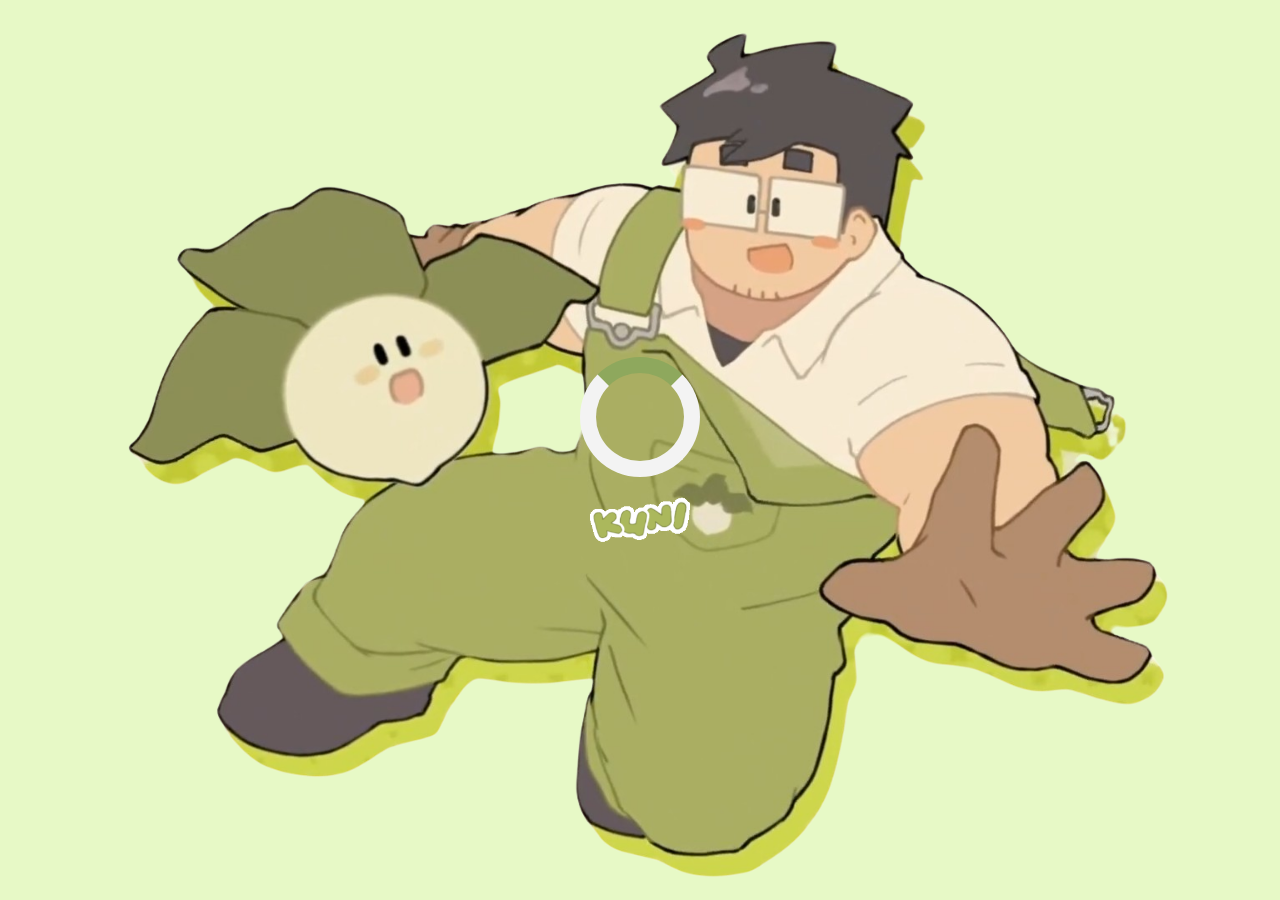
<file: index.html>
<!DOCTYPE html>
<html lang="en">
<head>
    <meta charset="UTF-8">
    <meta name="viewport" content="width=device-width, initial-scale=1.0">
    <link rel="icon" href="Assets/Images/KuniChibi1.png" type="image/png">
    <link rel="stylesheet" href="Assets/CSS/index.css">
    <title>Home</title>
</head>
<body>
    <div id="loading-screen">
        <div class="loader"></div>
        <img src="Assets/Images/Kuni2.gif" alt="Loading..." class="loading-image">
    </div>

    <header>
        <div class="logo-container">
            <a href="index.html"><img src="Assets/Images/Kuni2.gif" alt="Kuni Logo"></a>
        </div>
        <nav class="right-nav">
            <ul>
                <li><a href="index.html">Home</a></li>
                <li><a href="About.html">About</a></li>
                <li><a href="Uploads.html">Uploads</a></li>
                <li><a href="Service.html">Support me!</a></li>
            </ul>
        </nav>
    </header>
    <div class="page-container">
        <!-- Existing content -->
        <div class="intro-container">
            <div class="image-wrapper">
                <img src="Assets/Images/KuniRock2.gif" alt="Left Image" class="side-image left-image">
                <img src="Assets/Images/KuniChibi1.png" alt="Description of Image" class="intro-image">
                <img src="Assets/Images/KuniRock.png" alt="Right Image" class="side-image right-image">
            </div>

            <img src="Assets/Images/Kuni2.gif" alt="Description of GIF" class="intro-gif">

            <!-- Text content to be animated -->
            <div class="intro-text fade-in">
                <p>Hello! I am a Freelance Artist from the Philippines!</p>
                <p>I enjoy streaming art and games!
                    My commissions are <a href="https://kuniart.carrd.co/#commissions" style="color: #607942; "><b>OPEN</b></a> and I'm always available for big, fun projects! 
                    Just e-mail me at kunnyart@gmail.com</p>
            </div>

            <div class="icon-wrapper">
                <a href="https://x.com/kuniart_" target="_blank">
                    <img src="Assets/Images/twitter.png" alt="Twitter Icon" class="icon twitter-icon">
                </a>
                <a href="https://youtube.com/@kuniart_" target="_blank">
                    <img src="Assets/Images/youtube.png" alt="YouTube Icon" class="icon youtube-icon">
                </a>
                <a href="https://discord.gg/UdtQXqJquj" target="_blank">
                    <img src="Assets/Images/discord.png" alt="Discord Icon" class="icon discord-icon">
                </a>
            </div>
            <center><pre style="color: #accb86;" class="shoutout">(Made by Sebbie)</pre></center>
        </div>
    </div>
    <script src="Assets/JS/script.js"></script>
</body>
</html>
</file>
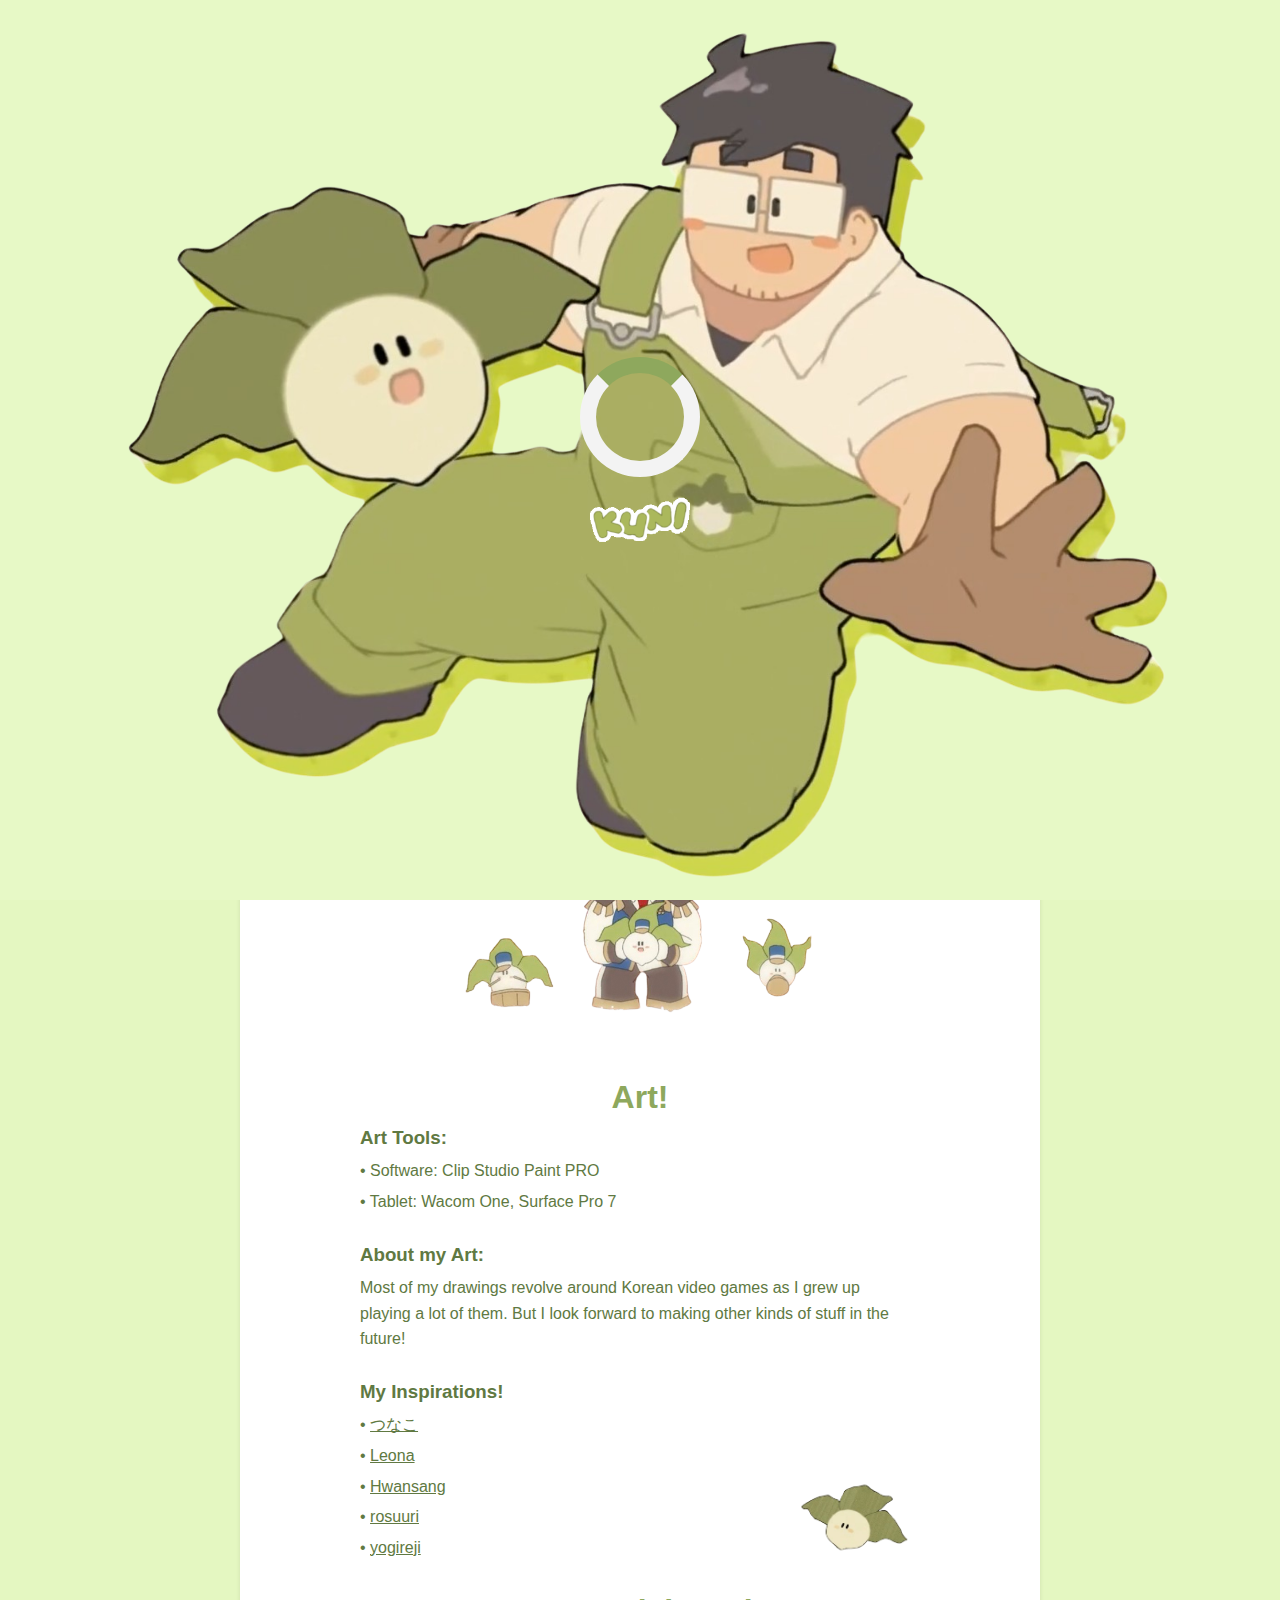
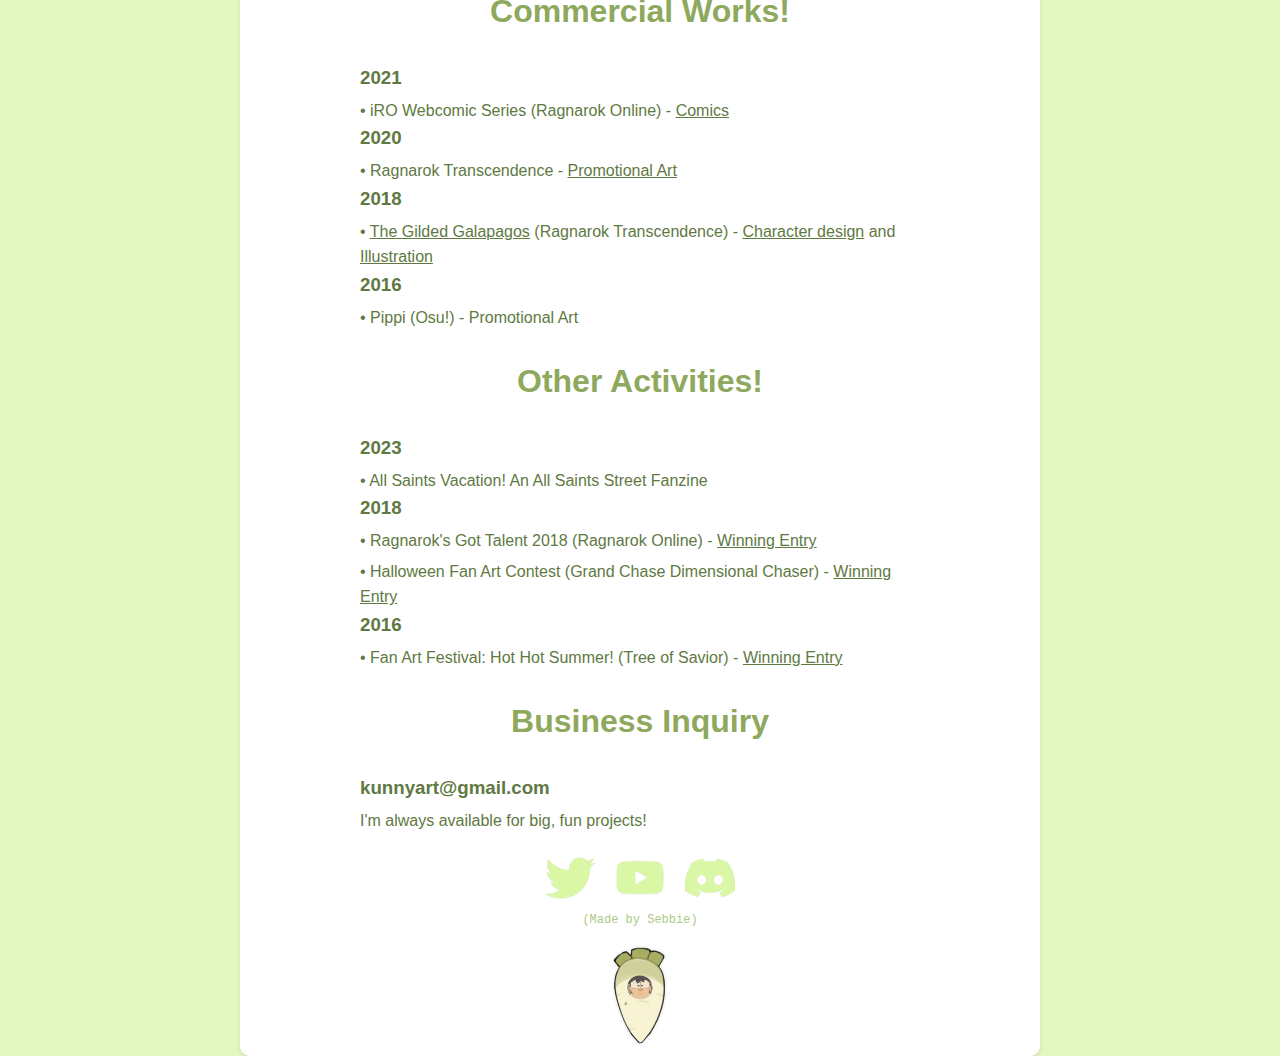
<file: About.html>
<!DOCTYPE html>
<html lang="en">
<head>
    <meta charset="UTF-8">
    <meta name="viewport" content="width=device-width, initial-scale=1.0">
    <link rel="icon" href="Assets/Images/KuniChibi1.png" type="image/png">
    <link rel="stylesheet" href="Assets/CSS/About.css">
    <title>About Me!</title>
</head>
<body>
    <div id="loading-screen">
        <div class="loader"></div>
        <img src="Assets/Images/Kuni2.gif" alt="Loading..." class="loading-image">
    </div>
    <header>
        <div class="logo-container">
            <h1><a href="index.html"><img src="Assets/Images/Kuni2.gif" alt="Kuni Logo"></a></h1>
        </div>
        <nav class="right-nav">
            <ul>
                <li><a href="index.html">Home</a></li>
                <li><a href="About.html">About</a></li>
                <li><a href="Uploads.html">Uploads</a></li>
                <li><a href="https://ko-fi.com/kuniart/tiers">Support me!</a></li>
            </ul>
        </nav>
    </header>
    <div class="page-container fade-in">
        <!-- New page content -->
        <div class="intro-container">
            <!-- Existing image and GIF content -->
            <div class="image-wrapper">
                <img src="Assets/Images/KuniRock2.gif" alt="Left Image" class="side-image left-image">
                <img src="Assets/Images/KuniWave.png" alt="Description of Image" class="intro-image">
                <img src="Assets/Images/KuniRock.png" alt="Right Image" class="side-image right-image">
            </div>

            <img src="Assets/Images/Kuni2.gif" alt="Description of GIF" class="intro-gif">

            <!-- New text content to be revealed -->
            <div class="intro-text">
                <h1>Bello!</h1>
                <p>I'm Kuni, and I'm a friend-shaped farmer Vtuber, harvesting smiles and joy!</p>
                <!-- Add more content as needed -->
            </div>
<br>
            <div class="art-text">
                <h3>About Me!</h3>
                <p>• Name: <b>Kuni</b></p>
                <p>• Age: <b>I forgor</b></p>
                <p>• Birthday: <b>May 14</b></p>
                <img src="Assets/Images/KuniDoodle.png" alt="Description of Image" class="aligned-image">
                <p>• Height: also forgor?? Maaaybe about <b>17 potatoes tall...</b></p>
                <p>• Language: <b>English, Tagalog (Lumaki po sya sa farm)</b></p>
                <p>• Emoji: 🌱</p>
                <p>• Fan Name: <b>Turnips</b> 🌱</p>
                <p>• Tags: <b>#FarmsteadFrolics</b>, <b>#FarmsteadArt</b>, and <b>#KUNIjams</b></p>
            </div>

            <div class="image-wrapper">
                <img src="Assets/Images/KuniTurnips2.png" alt="Description of Image" class="intro-turnip">
            </div>
<br>
            <div class="intro-text">
                <h1>Art!</h1>
            </div>

            <div class="art-text">
                <h3>Art Tools:</h3>
                <p>• Software: Clip Studio Paint PRO</p>
                <p>• Tablet: Wacom One, Surface Pro 7</p>
                <br>
                <h3>About my Art:</h3>
                <p>Most of my drawings revolve around Korean video games as I grew up playing a lot of them. But I look forward to making other kinds of stuff in the future!</p>
                <br>
                <h3>My Inspirations!</h3>
                <p>• <a href="https://www.tunamayoza.com" style="color: #607942;">つなこ</a></p>
                <p>• <a href="http://leona.egloos.com/" style="color: #607942;">Leona</a></p>
                <img src="Assets/Images/Turnip.png" alt="Description of Image" class="aligned-image">
                <p>• <a href="https://twitter.com/hwansang12/media" style="color: #607942;">Hwansang</a></p>
                <p>• <a href="https://www.rosuuri.com/" style="color: #607942;">rosuuri</a></p>
                <p>• <a href="https://yogireji.carrd.co/" style="color: #607942;">yogireji</a></p>
            </div>
<br>
            <div class="intro-text">
                <h1>Commercial Works!</h1>
            </div>
<br>
            <div class="art-text">
                <h3>2021</h3>
                <p>• iRO Webcomic Series (Ragnarok Online) - <a href="https://www.facebook.com/playragnarok/photos/a.444172314730/10159376156669731/" style="color: #607942;">Comics</a></p>
                <h3>2020</h3>
                <p>• Ragnarok Transcendence - <a href="https://kunnyart.carrd.co/assets/images/gallery01/527377ae.jpg" style="color: #607942;">Promotional Art</a></p>
                <h3>2018</h3>
                <p>• <a href="http://renewal.playragnarok.com/news/updatedetail.aspx?id=308" style="color: #607942">The Gilded Galapagos</a> (Ragnarok Transcendence) - 
                    <a href="https://kunnyart.carrd.co/assets/images/gallery01/77f89db3.jpg" style="color: #607942;">Character design</a> and 
                <a href="https://kunnyart.carrd.co/assets/images/gallery01/0a222079.jpg" Style="color: #607942">Illustration</a></p>
                <h3>2016</h3>
                <p>• Pippi (Osu!) - Promotional Art</p>
            </div>
<br>
            <div class="intro-text">
                <h1>Other Activities!</h1>
            </div>
<br>
            <div class="art-text">
                <h3>2023</h3>
                <p>• All Saints Vacation! An All Saints Street Fanzine</p>
                <h3>2018</h3>
                <p>• Ragnarok's Got Talent 2018 (Ragnarok Online) - <a href="https://kunnyart.carrd.co/assets/images/gallery01/8c6ac95c.jpg" style="color: #607942;">Winning Entry</a></p>
                <p>• Halloween Fan Art Contest (Grand Chase Dimensional Chaser) - <a href="https://kunnyart.carrd.co/assets/images/gallery01/9d31d745.jpg" style="color: #607942;">Winning Entry</a></p>
                <h3>2016</h3>
                <p>• Fan Art Festival: Hot Hot Summer! (Tree of Savior) - <a href="https://kunnyart.carrd.co/assets/images/gallery01/2b13cfb9.jpg" style="color: #607942;">Winning Entry</a></p>
            </div>
<br>
            <div class="intro-text">
                <h1>Business Inquiry</h1>
            </div>
<br>
            <div class="art-text">
                <h3>kunnyart@gmail.com</h3>
                <p>I'm always available for big, fun projects!</p>
                </div>

            <div class="icon-wrapper">
                <a href="https://x.com/kuniart_" target="_blank">
                    <img src="Assets/Images/twitter.png" alt="Twitter Icon" class="icon twitter-icon">
                </a>
                <a href="https://youtube.com/@kuniart_" target="_blank">
                    <img src="Assets/Images/youtube.png" alt="YouTube Icon" class="icon youtube-icon">
                </a>
                <a href="https://discord.gg/UdtQXqJquj" target="_blank">
                    <img src="Assets/Images/discord.png" alt="Discord Icon" class="icon discord-icon">
                </a>
            </div>
            <center><pre style="color: #accb86;" class="shoutout">(Made by Sebbie)</pre></center>
            <br>
            <img src="Assets/Images/KuniSpaceShip.png" alt="Click to Scroll Up" id="drift-image">
        </div>
    </div>
    <script src="Assets/JS/script.js"></script>
    <script src="Assets/JS/spaceship.js"></script>
</body>
</html>
</file>
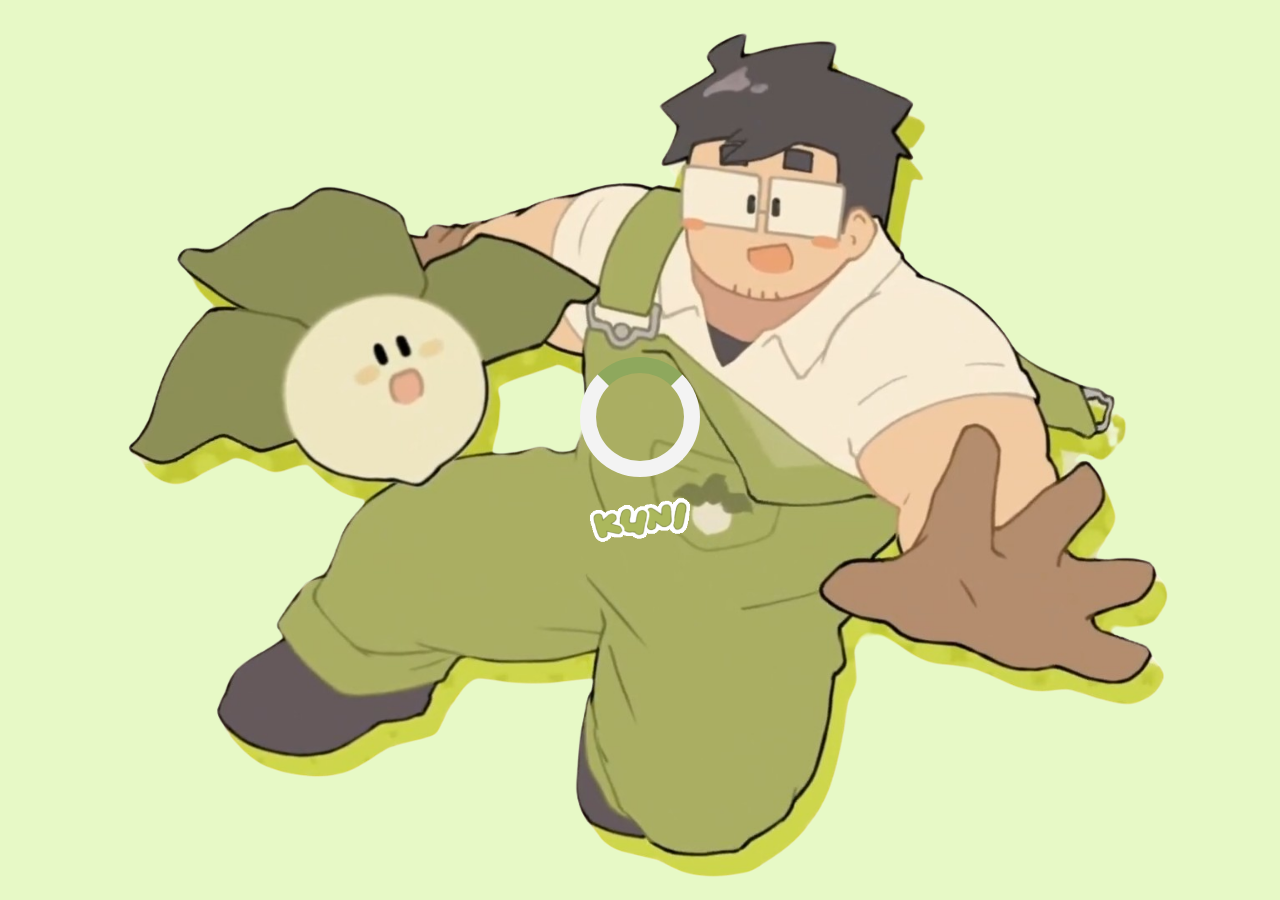
<file: Commission.html>
<!DOCTYPE html>
<html lang="en">
<head>
    <meta charset="UTF-8">
    <meta name="viewport" content="width=device-width, initial-scale=1.0">
    <link rel="icon" href="Assets/Images/KuniChibi1.png" type="image/png">
    <link rel="stylesheet" href="Assets/CSS/About.css">
    <title>Commission</title>
</head>
<body>
    <div id="loading-screen">
        <div class="loader"></div>
        <img src="Assets/Images/Kuni2.gif" alt="Loading..." class="loading-image">
    </div>
    
    <header>
        <div class="logo-container">
            <h1><a href="index.html"><img src="Assets/Images/Kuni2.gif" alt="Kuni Logo"></a></h1>
        </div>
        <nav class="right-nav">
            <ul>
                <li><a href="index.html">Home</a></li>
                <li><a href="About.html">About</a></li>
                <li><a href="Uploads.html">Uploads</a></li>
                <li><a href="Portfolio.html">Portfolio</a></li>
                <li><a href="Commission.html">Commission</a></li>
                <li><a href="https://ko-fi.com/kuniart/tiers">Support me!</a></li>
            </ul>
        </nav>
    </header>

    <div class="page-container fade-in">
        <!-- New page content -->
        <div class="intro-container">
            <!-- Existing image and GIF content -->
            <div class="image-wrapper">
                <img src="Assets/Images/KuniRock2.gif" alt="Left Image" class="side-image left-image">
                <img src="Assets/Images/KuniChibi1.png" alt="Description of Image" class="intro-image">
                <img src="Assets/Images/KuniRock.png" alt="Right Image" class="side-image right-image">
            </div>

            <img src="Assets/Images/Kuni2.gif" alt="Description of GIF" class="intro-gif">

            <!-- New text content to be revealed -->
            <div class="intro-text">
                <h1>Commission Rates!</h1>
                <p>My Commissions are: OPEN!</p>
                <!-- Add more content as needed -->
            </div>
            
            <div class="icon-wrapper">
                <a href="https://x.com/kuniart_" target="_blank">
                    <img src="Assets/Images/twitter.png" alt="Twitter Icon" class="icon twitter-icon">
                </a>
                <a href="https://youtube.com/@kuniart_" target="_blank">
                    <img src="Assets/Images/youtube.png" alt="YouTube Icon" class="icon youtube-icon">
                </a>
                <a href="https://discord.gg/UdtQXqJquj" target="_blank">
                    <img src="Assets/Images/discord.png" alt="Discord Icon" class="icon discord-icon">
                </a>
            </div>
            <center><pre style="color: #accb86;" class="shoutout">(Made by Sebbie)</pre></center>
        </div>
    </div>
    <script src="Assets/JS/script.js"></script>
</body>
</html>
</file>
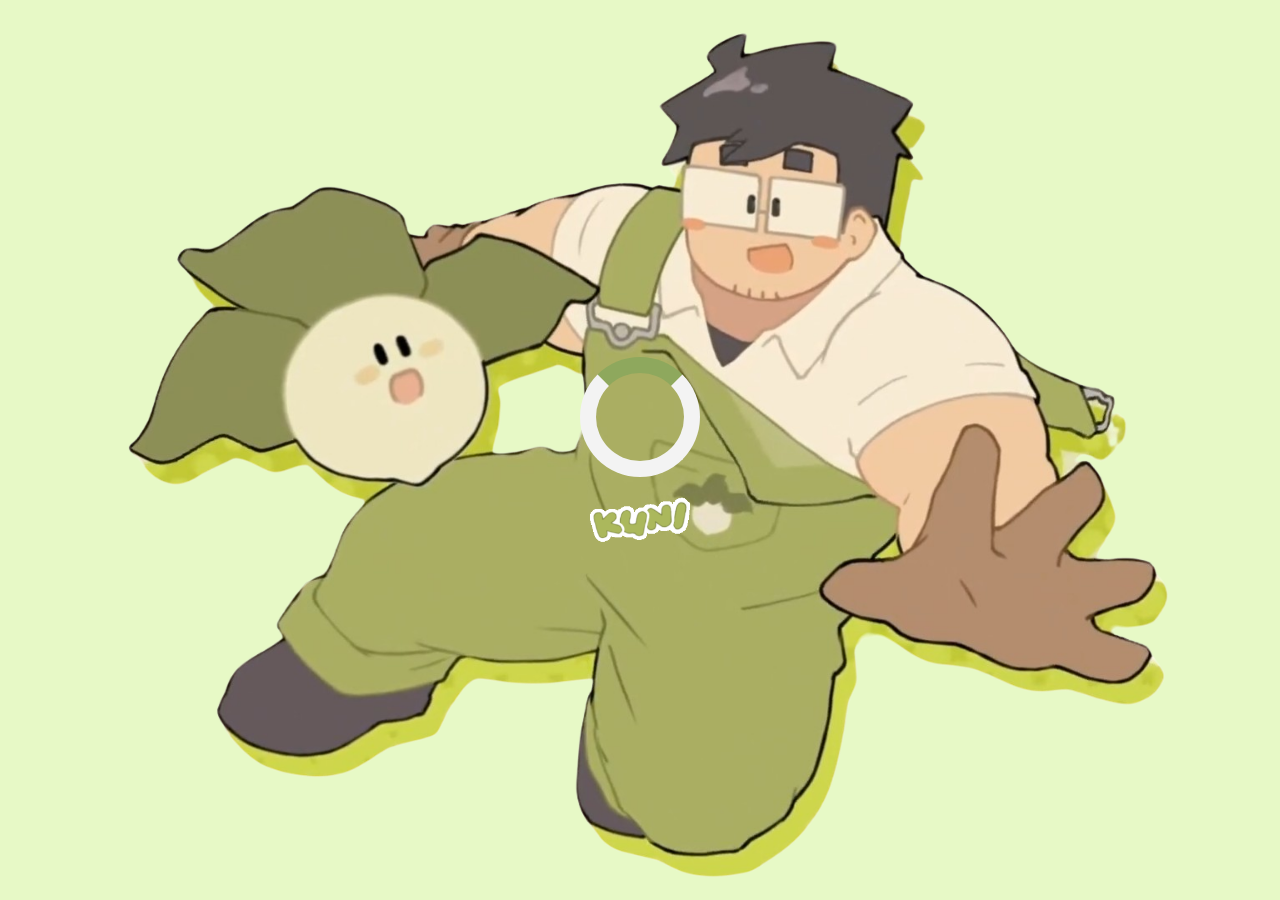
<file: Portfolio.html>
<!DOCTYPE html>
<html lang="en">
<head>
    <meta charset="UTF-8">
    <meta name="viewport" content="width=device-width, initial-scale=1.0">
    <link rel="icon" href="Assets/Images/KuniChibi1.png" type="image/png">
    <link rel="stylesheet" href="Assets/CSS/About.css">
    <title>Portfolio</title>
</head>
<body>
    <div id="loading-screen">
        <div class="loader"></div>
        <img src="Assets/Images/Kuni2.gif" alt="Loading..." class="loading-image">
    </div>

<div id="main-content" style="display: none;">
    <header>
        <div class="logo-container">
            <h1><a href="index.html"><img src="Assets/Images/Kuni2.gif" alt="Kuni Logo"></a></h1>
        </div>
        <nav class="right-nav">
            <ul>
                <li><a href="index.html">Home</a></li>
                <li><a href="About.html">About</a></li>
                <li><a href="Uploads.html">Uploads</a></li>
                <li><a href="Portfolio.html">Portfolio</a></li>
                <li><a href="Commission.html">Commission</a></li>
                <li><a href="https://ko-fi.com/kuniart/tiers">Support me!</a></li>
            </ul>
        </nav>
    </header>

    <div class="page-container fade-in">
        <!-- New page content -->
        <div class="intro-container">
            <!-- Existing image and GIF content -->
            <div class="image-wrapper">
                <img src="Assets/Images/KuniRock2.gif" alt="Left Image" class="side-image left-image">
                <img src="Assets/Images/KuniChibi1.png" alt="Description of Image" class="intro-image">
                <img src="Assets/Images/KuniRock.png" alt="Right Image" class="side-image right-image">
            </div>

            <img src="Assets/Images/Kuni2.gif" alt="Description of GIF" class="intro-gif">

            <!-- New text content to be revealed -->
            <div class="intro-text">
                <h1>My Portfolio!</h1>
                <!-- Add more content as needed -->
            </div>
            
            <div class="icon-wrapper">
                <a href="https://x.com/kuniart_" target="_blank">
                    <img src="Assets/Images/twitter.png" alt="Twitter Icon" class="icon twitter-icon">
                </a>
                <a href="https://youtube.com/@kuniart_" target="_blank">
                    <img src="Assets/Images/youtube.png" alt="YouTube Icon" class="icon youtube-icon">
                </a>
                <a href="https://discord.gg/UdtQXqJquj" target="_blank">
                    <img src="Assets/Images/discord.png" alt="Discord Icon" class="icon discord-icon">
                </a>
            </div>
            <center><pre style="color: #accb86;" class="shoutout">(Made by Sebbie)</pre></center>
        </div>
    </div>
</div>
    <script src="Assets/JS/script.js"></script>
</body>
</html>
</file>
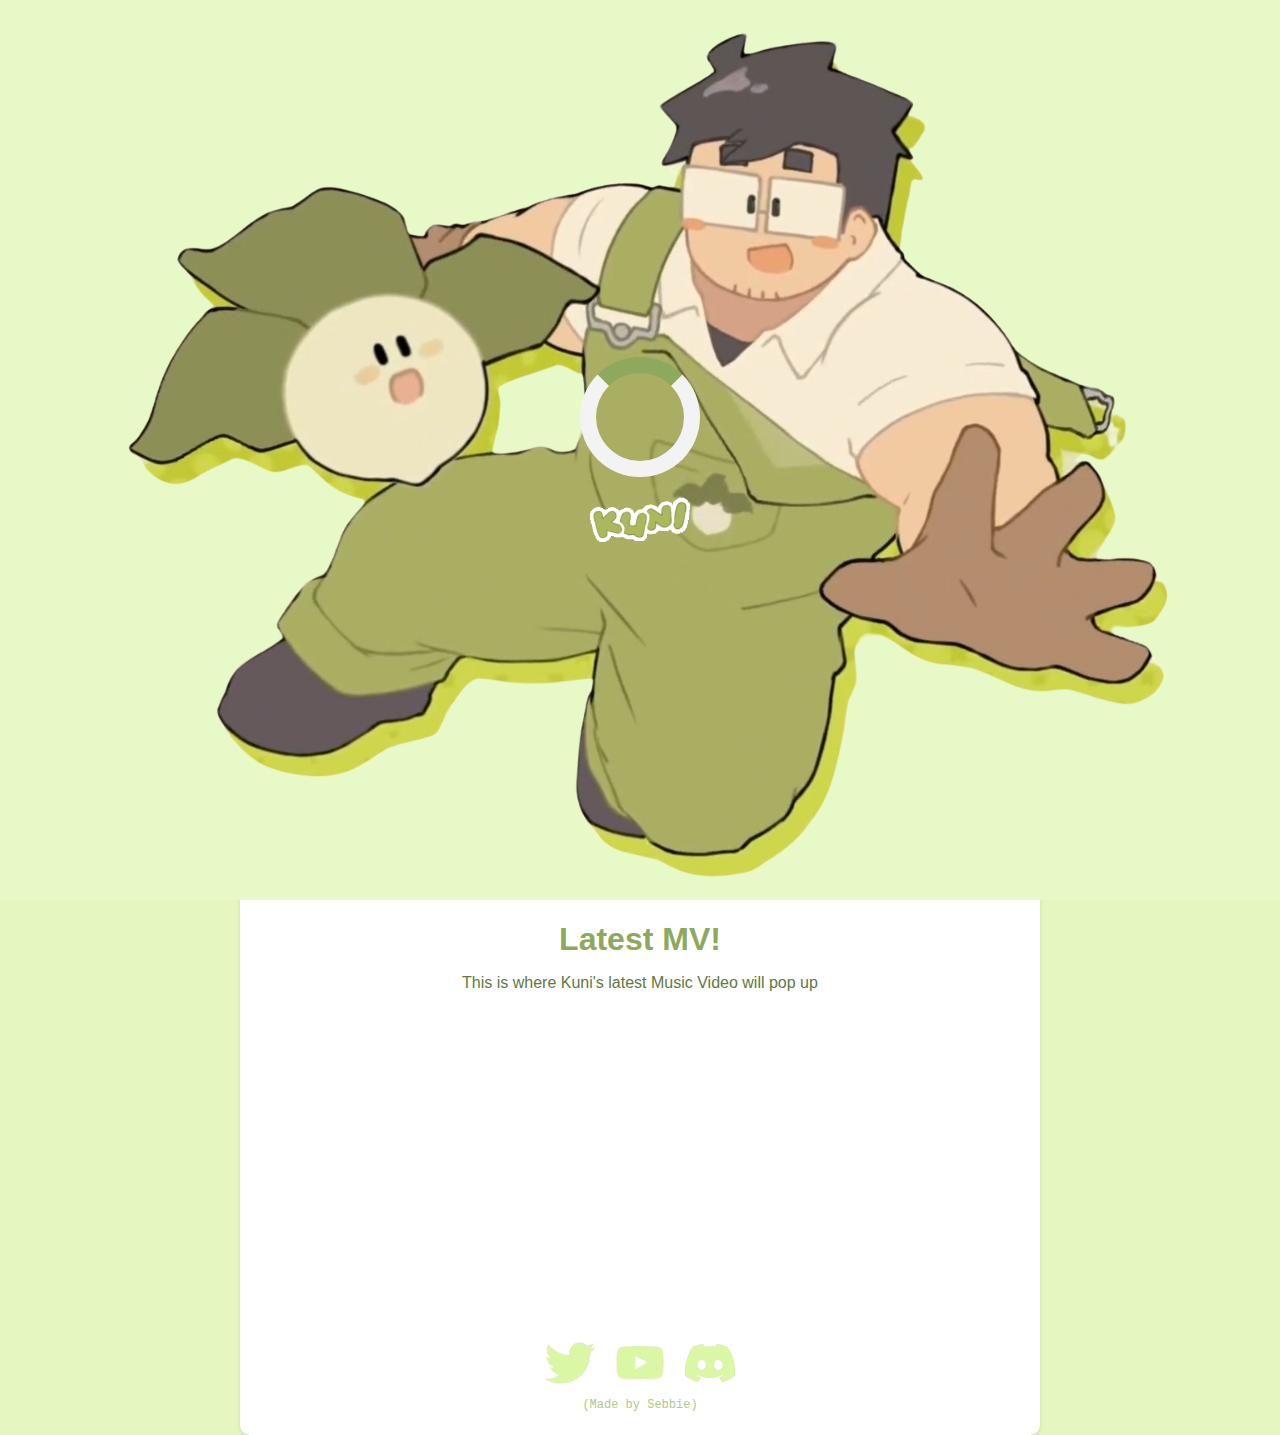
<file: Uploads.html>
<!DOCTYPE html>
<html lang="en">
<head>
    <meta charset="UTF-8">
    <meta name="viewport" content="width=device-width, initial-scale=1.0">
    <link rel="icon" href="Assets/Images/KuniChibi1.png" type="image/png">
    <link rel="stylesheet" href="Assets/CSS/Uploads.css">
    <title>Uploads</title>
</head>
<body>
    <div id="loading-screen">
        <div class="loader"></div>
        <img src="Assets/Images/Kuni2.gif" alt="Loading..." class="loading-image">
    </div>

    <header>
        <div class="logo-container">
            <h1><a href="index.html"><img src="Assets/Images/Kuni2.gif" alt="Kuni Logo"></a></h1>
        </div>
        <nav class="right-nav">
            <ul>
                <li><a href="index.html">Home</a></li>
                <li><a href="About.html">About</a></li>
                <li><a href="Uploads.html">Uploads</a></li>
                <li><a href="https://ko-fi.com/kuniart/tiers">Support me!</a></li>
            </ul>
        </nav>
    </header>

    <div class="page-container fade-in">
        <!-- New page content -->
        <div class="intro-container">
            <!-- Existing image and GIF content -->
            <div class="image-wrapper">
                <img src="Assets/Images/KuniRock2.gif" alt="Left Image" class="side-image left-image">
                <img src="Assets/Images/kuniloading.png" alt="Description of Image" class="intro-image">
                <img src="Assets/Images/KuniRock.png" alt="Right Image" class="side-image right-image">
            </div>

            <img src="Assets/Images/Kuni2.gif" alt="Description of GIF" class="intro-gif">

            <!-- New text content to be revealed -->
            <div class="intro-text">
                <h1>Latest Stream!</h1>
                <p>This is where Kuni's latest stream will pop up</p>
                <!-- Add more content as needed -->
            </div>
            <center><iframe width="560" height="315" src="https://www.youtube-nocookie.com/embed/b2_RhmGdjlI?si=_-Ooz6hl7e4N5Ake" title="YouTube video player" frameborder="0" allow="accelerometer; autoplay; clipboard-write; encrypted-media; gyroscope; picture-in-picture; web-share" referrerpolicy="strict-origin-when-cross-origin" allowfullscreen></iframe></center>
<br>
            <div class="intro-text">
                <h1>Latest MV!</h1>
                <p>This is where Kuni's latest Music Video will pop up</p>
                <!-- Add more content as needed -->
            </div>
            <center><iframe width="560" height="315" src="https://www.youtube-nocookie.com/embed/wLa5mzz3CUU?si=McYH08dy038jM25H" title="YouTube video player" frameborder="0" allow="accelerometer; autoplay; clipboard-write; encrypted-media; gyroscope; picture-in-picture; web-share" referrerpolicy="strict-origin-when-cross-origin" allowfullscreen></iframe></center>
            
            <div class="icon-wrapper">
                <a href="https://x.com/kuniart_" target="_blank">
                    <img src="Assets/Images/twitter.png" alt="Twitter Icon" class="icon twitter-icon">
                </a>
                <a href="https://youtube.com/@kuniart_" target="_blank">
                    <img src="Assets/Images/youtube.png" alt="YouTube Icon" class="icon youtube-icon">
                </a>
                <a href="https://discord.gg/UdtQXqJquj" target="_blank">
                    <img src="Assets/Images/discord.png" alt="Discord Icon" class="icon discord-icon">
                </a>
            </div>
            <center><pre style="color: #accb86;" class="shoutout">(Made by Sebbie)</pre></center>
        </div>
    </div>
    <script src="Assets/JS/script.js"></script>
</body>
</html>
</file>
<file: Assets/CSS/index.css>
/* CSS For Index Page */

* {
    margin: 0;
    padding: 0;
    box-sizing: border-box;
}
body {
    font-family: Arial, sans-serif;
    background-color: #e4f7c1;
    color: #333;
    line-height: 1.6;
    margin: 0;
    padding: 0;
    overflow-x: hidden; 
}
header {
    position: fixed;
    top: 0;
    left: 0;
    width: 100%;
    padding: 5px 20px; 
    z-index: 1000;
    background-color: #e4f7c1;
    display: flex;
    justify-content: space-between;
    align-items: center;
}
.logo-container {
    flex: 0 0 auto;
}

header h1 {
    margin-right: 20px;
}
header h1 a {
    color: #fff;
    text-decoration: none;
    margin-right: 15px;
    margin-left: 5px; 
}
header img {
    height: 40px; 
    vertical-align: middle;
}
nav.right-nav {
    flex: 1;
    display: flex;
    justify-content: flex-end; /* Aligns the nav content to the right */
    background-color: transparent;
}

/* Base styles for the navbar */
nav {
    position: fixed;
    top: 0;
    right: 0;
    width: 100%; /* Full width */
    padding: 15px;
    background-color: #DAF7A6; /* Match the header background */
    z-index: 1000;
}

nav ul {
    list-style-type: none;
    display: flex;
    justify-content: flex-end; /* Align items to the right */
    margin: 0;
    padding: 0;
}

nav ul li {
    margin: 0 5px; /* Space between items */
}

nav ul li a {
    color: #000;
    text-decoration: none;
    font-size: 14px;
    padding: 10px 20px; /* Adjust padding for larger clickable area */
    background-color: #f1f9e0;
    border-radius: 20px;
    transition: background-color 0.3s ease, color 0.3s ease, transform 0.3s ease;
}

nav ul li a:hover {
    background-color: #607942;
    color: #fff;
    transform: scale(1.1);
}

/* Mobile styles */
@media (max-width: 768px) { /* Adjust the breakpoint as needed */
    nav {
        padding: 10px;
    }

    nav ul {
        flex-direction: row; /* Stack items vertically */
        align-items: center; /* Center items horizontally */
        background-color: #e7f9c6; /* Match the header background */
        position: absolute;
        top: 50px; /* Adjust if needed */
        right: 0;
        width: 100%;
        z-index: 1000;
    }

    nav ul li {
        margin: 10px 0; /* Space between items */
    }

    nav ul li a {
        font-size: 12px; /* Adjust font size */
        padding: 10px 20px; /* Adjust padding */
        background-color: #f1f9e0; /* Ensure background color is appropriate */
    }

    .logo-container {
        display: flex;
        justify-content: left;
        width: 100%;
        padding: 10px;
    }

    .logo-container h1 {
        margin: 0; /* Remove default margin */
    }

    .logo-container h1 a img {
        display: block;
        margin: 0 auto; /* Center the logo */
    }
}

/* Specific link styling */
a[href="Commissions.html"] {
    color: #708944; /* Ensure this specific link is green */
}

.intro-container {
    width: 80%; /* Adjust width as needed */
    max-width: 800px; /* Optionally set a max-width for larger screens */
    margin: 100px auto auto; /* Center horizontally with auto margins, and adjust top margin to avoid overlap */
    padding: 20px;
    background-color: #fff;
    border-radius: 10px;
    box-shadow: 0 2px 4px rgba(0, 0, 0, 0.1);
    box-sizing: border-box;
    text-align: center; /* Center text and images within the container */
}

.intro-container .image-wrapper {
    display: flex; /* Use flexbox for layout */
    align-items: center; /* Vertically center images */
    justify-content: center; /* Center images horizontally */
    gap: 10px; /* Adjust spacing between images */
    margin-bottom: 20px; /* Space between the image row and the GIF */
}

.intro-container img.intro-image {
    width: 25%; /* Adjust this percentage to control the size of the main image */
    max-width: 100%; /* Ensures image does not overflow the container */
    height: auto; /* Maintains aspect ratio */
    border-radius: 10px; /* Optional: adds rounded corners to the image */
    transition: transform 0.3s ease; /* Smooth transition for the hover effect */
}

.intro-container img.intro-image:hover {
    transform: rotate(5deg); /* Adjust the degree of rotation to achieve the desired tilt effect */
}

.intro-container img.side-image {
    width: 35%; /* Adjust the size of the side images */
    max-width: 150px; /* Optional: Set a maximum width for the side images */
    height: auto; /* Maintain aspect ratio */
    border-radius: 10px; /* Optional: add rounded corners to the side images */
    transition: transform 0.3s ease; /* Smooth transition for the hover effect */
}

.intro-container img.side-image:hover {
    transform: rotate(5deg); /* Adjust the degree of rotation to achieve the desired tilt effect */
}

.intro-container img.intro-gif {
    display: block; /* Ensure it is displayed as a block-level element below the images */
    width: 50%; /* Adjust this percentage to control the size of the GIF */
    max-width: 200px; /* Optional: Set a maximum width for the GIF */
    height: auto; /* Maintain aspect ratio */
    margin: 10px auto; /* Center the GIF and add spacing above and below */
    border-radius: 10px; /* Optional: add rounded corners to the GIF */
}

.intro-container .icon-wrapper {
    display: flex; /* Use flexbox for layout */
    justify-content: center; /* Center icons horizontally */
    gap: 20px; /* Adjust spacing between icons */
    margin-top: 20px; /* Space between the text and icons */
}

.intro-container img.icon {
    width: 50px; /* Adjust size of icons */
    height: auto; /* Maintain aspect ratio */
}

.intro-container h2 {
    margin-bottom: 10px;
    font-size: 24px;
}

.intro-container p {
    font-size: 16px;
    line-height: 1.6;
    margin-top: 5px;
}

.intro-container pre {
    font-size: 12px;
}

.icon-wrapper {
    display: flex; /* Use flexbox for layout */
    justify-content: center; /* Center icons horizontally */
    gap: 20px; /* Adjust spacing between icons */
    margin-top: 20px; /* Space between the text and icons */
}

.icon-wrapper a {
    display: inline-block; /* Ensure anchor tags behave like inline-blocks */
}

.icon {
    width: 50px; /* Adjust size */
    height: auto; /* Maintain aspect ratio */
    transition: transform 0.3s ease; /* Smooth transition for hover effect */
}

.icon:hover {
    transform: scale(1.1); /* Slightly scale up on hover */
}


/* General styles for page transitions */
.page-container {
    transition: opacity 0.5s ease;
}

/* State when transitioning out */
.page-container.fade-out .intro-text {
    opacity: 0;
    height: 0;
    transition: opacity 0.5s ease, height 0.5s ease;
}

/* Initial state for the new page */
.page-container.fade-in .intro-text {
    opacity: 0;
}

/* Final state for the new page */
.page-container.fade-in.loaded .intro-text {
    opacity: 1;
    transition: opacity 0.5s ease 0.5s;
}

/* Full-screen loading screen */
#loading-screen {
    position: fixed;
    width: 100%;
    height: 100%;
    top: 0;
    left: 0;
    background: #e7f9c6; /* Change background color as needed */
    background-image: url('kuniloading.png'); /* Path to your background image */
    background-size: contain; /* Ensures the image covers the entire screen */
    background-position: center; /* Centers the image */
    background-repeat: no-repeat; /* Prevents repeating the image */
    display: flex;
    justify-content: center;
    align-items: center;
    flex-direction: column;
    z-index: 9999;
}

/* Loader animation */
.loader {
    border: 16px solid #f3f3f3; /* Light grey */
    border-top: 16px solid #8ea85d; /* Blue */
    border-radius: 50%;
    width: 120px;
    height: 120px;
    animation: spin 2s linear infinite;
    margin-bottom: 20px; /* Adjust as needed */
}

/* Animation keyframes */
@keyframes spin {
    0% { transform: rotate(0deg); }
    100% { transform: rotate(360deg); }
}

/* Loading image */
.loading-image {
    width: 100px; /* Adjust size as needed */
    height: auto;
}
</file>
<file: Assets/CSS/About.css>
/* CSS For Index Page */

* {
    margin: 0;
    padding: 0;
    box-sizing: border-box;
}
body {
    font-family: Arial, sans-serif;
    background-color: #e4f7c1;
    color: #333;
    line-height: 1.6;
    margin: 0;
    padding: 0;
    overflow-x: hidden; 
}
header {
    position: fixed;
    top: 0;
    left: 0;
    width: 100%;
    padding: 5px 20px; 
    z-index: 1000;
    background-color: #e4f7c1;
    display: flex;
    justify-content: space-between;
    align-items: center;
}
.logo-container {
    flex: 0 0 auto;
}

header h1 {
    margin-right: 20px;
}
header h1 a {
    color: #fff;
    text-decoration: none;
    margin-right: 15px;
    margin-left: 5px; 
}
header img {
    height: 40px; 
    vertical-align: middle;
}
nav.right-nav {
    flex: 1;
    display: flex;
    justify-content: flex-end; /* Aligns the nav content to the right */
    background-color: transparent;
}

/* Base styles for the navbar */
nav {
    position: fixed;
    top: 0;
    right: 0;
    width: 100%; /* Full width */
    padding: 15px;
    background-color: #e7f9c6; /* Match the header background */
    z-index: 1000;
}

nav ul {
    list-style-type: none;
    display: flex;
    justify-content: flex-end; /* Align items to the right */
    margin: 0;
    padding: 0;
}

nav ul li {
    margin: 0 5px; /* Space between items */
}

nav ul li a {
    color: #000;
    text-decoration: none;
    font-size: 14px;
    padding: 10px 20px; /* Adjust padding for larger clickable area */
    background-color: #f1f9e0;
    border-radius: 20px;
    transition: background-color 0.3s ease, color 0.3s ease, transform 0.3s ease;
}

nav ul li a:hover {
    background-color: #607942;
    color: #fff;
    transform: scale(1.1);
}

/* Mobile styles */
@media (max-width: 768px) { /* Adjust the breakpoint as needed */
    nav {
        padding: 10px;
    }

    nav ul {
        flex-direction: row; /* Stack items vertically */
        align-items: center; /* Center items horizontally */
        background-color: #e7f9c6; /* Match the header background */
        position: absolute;
        top: 50px; /* Adjust if needed */
        right: 0;
        width: 100%;
        z-index: 1000;
    }

    nav ul li {
        margin: 10px 0; /* Space between items */
    }

    nav ul li a {
        font-size: 12px; /* Adjust font size */
        padding: 10px 20px; /* Adjust padding */
        background-color: #f1f9e0; /* Ensure background color is appropriate */
    }

    .logo-container {
        display: flex;
        justify-content: left;
        width: 100%;
        padding: 10px;
    }

    .logo-container h1 {
        margin: 0; /* Remove default margin */
    }

    .logo-container h1 a img {
        display: block;
        margin: 0 auto; /* Center the logo */
    }
}

/* Specific link styling */
a[href="Commissions.html"] {
    color: #708944; /* Ensure this specific link is green */
}

h1 {
    color: #8ea85d; /* Change 'blue' to any color you prefer */
  }

.intro-container {
    width: 80%; /* Adjust width as needed */
    max-width: 800px; /* Optionally set a max-width for larger screens */
    margin: 100px auto auto; /* Center horizontally with auto margins, and adjust top margin to avoid overlap */
    padding: 20px;
    background-color: #fff;
    border-radius: 10px;
    box-shadow: 0 2px 4px rgba(0, 0, 0, 0.1);
    box-sizing: border-box;
    position: relative; /* Ensures absolute positioning of child elements is relative to this container */
    padding-bottom: 100px; /* Adjust padding to prevent content overlap with the image */
}

.intro-container .image-wrapper {
    display: flex; /* Use flexbox for layout */
    align-items: center; /* Vertically center images */
    justify-content: center; /* Center images horizontally */
    gap: 10px; /* Adjust spacing between images */
    margin-bottom: 20px; /* Space between the image row and the GIF */
}

.intro-container img.intro-image {
    width: 25%; /* Adjust this percentage to control the size of the main image */
    max-width: 100%; /* Ensures image does not overflow the container */
    height: auto; /* Maintains aspect ratio */
    border-radius: 10px; /* Optional: adds rounded corners to the image */
    transition: transform 0.3s ease; /* Smooth transition for the hover effect */
}

.intro-container img.intro-turnip {
    width: 50%; /* Adjust this percentage to control the size of the main image */
    max-width: 100%; /* Ensures image does not overflow the container */
    height: auto; /* Maintains aspect ratio */
    border-radius: 10px; /* Optional: adds rounded corners to the image */
    transition: transform 0.3s ease; /* Smooth transition for the hover effect */
}

.aligned-image {
    width: 20%;
    float: right;
    margin-left: 10px; /* Adjust margin as needed */
    margin-bottom: 10px; /* Adjust margin as needed */
}

.aligned-image:hover {
    transform: rotate(5deg); /* Adjust the degree of rotation to achieve the desired tilt effect */
}

.intro-container img.intro-image:hover {
    transform: rotate(5deg); /* Adjust the degree of rotation to achieve the desired tilt effect */
}

.intro-container img.side-image {
    width: 35%; /* Adjust the size of the side images */
    max-width: 150px; /* Optional: Set a maximum width for the side images */
    height: auto; /* Maintain aspect ratio */
    border-radius: 10px; /* Optional: add rounded corners to the side images */
    transition: transform 0.3s ease; /* Smooth transition for the hover effect */
}

.intro-container img.side-image:hover {
    transform: rotate(5deg); /* Adjust the degree of rotation to achieve the desired tilt effect */
}

.intro-container img.intro-gif {
    display: block; /* Ensure it is displayed as a block-level element below the images */
    width: 50%; /* Adjust this percentage to control the size of the GIF */
    max-width: 200px; /* Optional: Set a maximum width for the GIF */
    height: auto; /* Maintain aspect ratio */
    margin: 10px auto; /* Center the GIF and add spacing above and below */
    border-radius: 10px; /* Optional: add rounded corners to the GIF */
}

.intro-container .icon-wrapper {
    display: flex; /* Use flexbox for layout */
    justify-content: center; /* Center icons horizontally */
    gap: 20px; /* Adjust spacing between icons */
    margin-top: 20px; /* Space between the text and icons */
}

.intro-container img.icon {
    width: 50px; /* Adjust size of icons */
    height: auto; /* Maintain aspect ratio */
}

.intro-container h2 {
    margin-bottom: 10px;
    font-size: 24px;
}

.intro-container p {
    font-size: 16px;
    line-height: 1.6;
    margin-top: 5px;
}

.intro-container pre {
    font-size: 12px;
}

.icon-wrapper {
    display: flex; /* Use flexbox for layout */
    justify-content: center; /* Center icons horizontally */
    gap: 20px; /* Adjust spacing between icons */
    margin-top: 20px; /* Space between the text and icons */
}

.icon-wrapper a {
    display: inline-block; /* Ensure anchor tags behave like inline-blocks */
}

.icon {
    width: 50px; /* Adjust size */
    height: auto; /* Maintain aspect ratio */
    transition: transform 0.3s ease; /* Smooth transition for hover effect */
}

.icon:hover {
    transform: scale(1.1); /* Slightly scale up on hover */
}

.intro-text {
    text-align: center; /* Center text and images within the container */
    color: #607942;
    transition: opacity 0.5s ease, height 0.5s ease;
}

.intro-text.fade-out {
    opacity: 0;
    height: 0;
}

/* Initial state for the new text */
.intro-text.fade-in {
    opacity: 0;
}

/* Final state for the new text */
.intro-text.loaded {
    opacity: 1;
}

.art-text {
    margin-left: 100px;
    max-width: 550px;
    color: #607942;
    margin-right: 70px;
}


/* Initial state of the container */
.page-container {
    opacity: 1;
    height: auto;
    transition: opacity 0.5s ease, height 0.5s ease;
}

/* State when transitioning */
.page-container.transitioning {
    opacity: 0;
    height: 0;
}

/* State for the new page */
.page-container.new-page {
    opacity: 0;
    height: auto;
    transition: opacity 0.5s ease 0.5s, height 0.5s ease; /* Delay fade-in */
}

/* Full-screen loading screen */
#loading-screen {
    position: fixed;
    width: 100%;
    height: 100%;
    top: 0;
    left: 0;
    background: #e7f9c6; /* Change background color as needed */
    background-image: url('kuniloading.png'); /* Path to your background image */
    background-size: contain; /* Ensures the image covers the entire screen */
    background-position: center; /* Centers the image */
    background-repeat: no-repeat; /* Prevents repeating the image */
    display: flex;
    justify-content: center;
    align-items: center;
    flex-direction: column;
    z-index: 9999;
}

/* Loader animation */
.loader {
    border: 16px solid #f3f3f3; /* Light grey */
    border-top: 16px solid #8ea85d; /* Blue */
    border-radius: 50%;
    width: 120px;
    height: 120px;
    animation: spin 2s linear infinite;
    margin-bottom: 20px; /* Adjust as needed */
}

/* Animation keyframes */
@keyframes spin {
    0% { transform: rotate(0deg); }
    100% { transform: rotate(360deg); }
}

/* Loading image */
.loading-image {
    width: 100px; /* Adjust size as needed */
    height: auto;
}

#drift-image {
    position: absolute;
    bottom: 10px;
    left: 50%;
    transform: translateX(-50%);
    cursor: pointer;
    transition: bottom 0.3s ease;
    width: 10%;
}
</file>
<file: Assets/CSS/Uploads.css>
/* CSS For Index Page */

* {
    margin: 0;
    padding: 0;
    box-sizing: border-box;
}
body {
    font-family: Arial, sans-serif;
    background-color: #e4f7c1;
    color: #333;
    line-height: 1.6;
    margin: 0;
    padding: 0;
    overflow-x: hidden; 
}
header {
    position: fixed;
    top: 0;
    left: 0;
    width: 100%;
    padding: 5px 20px; 
    z-index: 1000;
    background-color: #e4f7c1;
    display: flex;
    justify-content: space-between;
    align-items: center;
}
.logo-container {
    flex: 0 0 auto;
}

header h1 {
    margin-right: 20px;
}
header h1 a {
    color: #fff;
    text-decoration: none;
    margin-right: 15px;
    margin-left: 5px; 
}
header img {
    height: 40px; 
    vertical-align: middle;
}
nav.right-nav {
    flex: 1;
    display: flex;
    justify-content: flex-end; /* Aligns the nav content to the right */
    background-color: transparent;
}

/* Base styles for the navbar */
nav {
    position: fixed;
    top: 0;
    right: 0;
    width: 100%; /* Full width */
    padding: 15px;
    background-color: #e7f9c6; /* Match the header background */
    z-index: 1000;
}

nav ul {
    list-style-type: none;
    display: flex;
    justify-content: flex-end; /* Align items to the right */
    margin: 0;
    padding: 0;
}

nav ul li {
    margin: 0 5px; /* Space between items */
}

nav ul li a {
    color: #000;
    text-decoration: none;
    font-size: 14px;
    padding: 10px 20px; /* Adjust padding for larger clickable area */
    background-color: #f1f9e0;
    border-radius: 20px;
    transition: background-color 0.3s ease, color 0.3s ease, transform 0.3s ease;
}

nav ul li a:hover {
    background-color: #607942;
    color: #fff;
    transform: scale(1.1);
}

/* Mobile styles */
@media (max-width: 768px) { /* Adjust the breakpoint as needed */
    nav {
        padding: 10px;
    }

    nav ul {
        flex-direction: row; /* Stack items vertically */
        align-items: center; /* Center items horizontally */
        background-color: #e7f9c6; /* Match the header background */
        position: absolute;
        top: 50px; /* Adjust if needed */
        right: 0;
        width: 100%;
        z-index: 1000;
    }

    nav ul li {
        margin: 5px 0; /* Space between items */
    }

    nav ul li a {
        font-size: 12px; /* Adjust font size */
        padding: 10px 20px; /* Adjust padding */
        background-color: #f1f9e0; /* Ensure background color is appropriate */
    }

    .logo-container {
        display: flex;
        justify-content: left;
        width: 100%;
        padding: 10px;
    }

    .logo-container h1 {
        margin: 0; /* Remove default margin */
    }

    .logo-container h1 a img {
        display: block;
        margin: 0 auto; /* Center the logo */
    }
}

/* Specific link styling */
a[href="Commissions.html"] {
    color: #708944; /* Ensure this specific link is green */
}

h1 {
    color: #8ea85d; /* Change 'blue' to any color you prefer */
  }

.intro-container {
    width: 80%; /* Adjust width as needed */
    max-width: 800px; /* Optionally set a max-width for larger screens */
    margin: 100px auto auto; /* Center horizontally with auto margins, and adjust top margin to avoid overlap */
    padding: 20px;
    background-color: #fff;
    border-radius: 10px;
    box-shadow: 0 2px 4px rgba(0, 0, 0, 0.1);
    box-sizing: border-box;
}

.intro-container .image-wrapper {
    display: flex; /* Use flexbox for layout */
    align-items: center; /* Vertically center images */
    justify-content: center; /* Center images horizontally */
    gap: 10px; /* Adjust spacing between images */
    margin-bottom: 20px; /* Space between the image row and the GIF */
}

.intro-container img.intro-image {
    width: 40%; /* Adjust this percentage to control the size of the main image */
    max-width: 100%; /* Ensures image does not overflow the container */
    height: auto; /* Maintains aspect ratio */
    border-radius: 10px; /* Optional: adds rounded corners to the image */
    transition: transform 0.3s ease; /* Smooth transition for the hover effect */
}

.intro-container img.intro-image:hover {
    transform: rotate(5deg); /* Adjust the degree of rotation to achieve the desired tilt effect */
}

.intro-container img.side-image {
    width: 45%; /* Adjust the size of the side images */
    max-width: 150px; /* Optional: Set a maximum width for the side images */
    height: auto; /* Maintain aspect ratio */
    border-radius: 10px; /* Optional: add rounded corners to the side images */
    transition: transform 0.3s ease; /* Smooth transition for the hover effect */
}

.intro-container img.side-image:hover {
    transform: rotate(5deg); /* Adjust the degree of rotation to achieve the desired tilt effect */
}

.intro-container img.intro-gif {
    display: block; /* Ensure it is displayed as a block-level element below the images */
    width: 50%; /* Adjust this percentage to control the size of the GIF */
    max-width: 200px; /* Optional: Set a maximum width for the GIF */
    height: auto; /* Maintain aspect ratio */
    margin: 10px auto; /* Center the GIF and add spacing above and below */
    border-radius: 10px; /* Optional: add rounded corners to the GIF */
}

.intro-container .icon-wrapper {
    display: flex; /* Use flexbox for layout */
    justify-content: center; /* Center icons horizontally */
    gap: 20px; /* Adjust spacing between icons */
    margin-top: 20px; /* Space between the text and icons */
}

.intro-container img.icon {
    width: 50px; /* Adjust size of icons */
    height: auto; /* Maintain aspect ratio */
}

.intro-container h2 {
    margin-bottom: 10px;
    font-size: 24px;
}

.intro-container p {
    font-size: 16px;
    line-height: 1.6;
    margin-top: 5px;
}

.intro-container pre {
    font-size: 12px;
}

.icon-wrapper {
    display: flex; /* Use flexbox for layout */
    justify-content: center; /* Center icons horizontally */
    gap: 20px; /* Adjust spacing between icons */
    margin-top: 20px; /* Space between the text and icons */
}

.icon-wrapper a {
    display: inline-block; /* Ensure anchor tags behave like inline-blocks */
}

.icon {
    width: 50px; /* Adjust size */
    height: auto; /* Maintain aspect ratio */
    transition: transform 0.3s ease; /* Smooth transition for hover effect */
}

.icon:hover {
    transform: scale(1.1); /* Slightly scale up on hover */
}

.intro-text {
    text-align: center; /* Center text and images within the container */
    color: #607942;
    transition: opacity 0.5s ease, height 0.5s ease;
}

.intro-text.fade-out {
    opacity: 0;
    height: 0;
}

/* Initial state for the new text */
.intro-text.fade-in {
    opacity: 0;
}

/* Final state for the new text */
.intro-text.loaded {
    opacity: 1;
}

.art-text {
    margin-left: 100px;
    max-width: 550px;
    color: #607942;
    margin-right: 70px;
}


/* Initial state of the container */
.page-container {
    opacity: 1;
    height: auto;
    transition: opacity 0.5s ease, height 0.5s ease;
}

/* State when transitioning */
.page-container.transitioning {
    opacity: 0;
    height: 0;
}

/* State for the new page */
.page-container.new-page {
    opacity: 0;
    height: auto;
    transition: opacity 0.5s ease 0.5s, height 0.5s ease; /* Delay fade-in */
}

/* Full-screen loading screen */
#loading-screen {
    position: fixed;
    width: 100%;
    height: 100%;
    top: 0;
    left: 0;
    background: #e7f9c6; /* Change background color as needed */
    background-image: url('kuniloading.png'); /* Path to your background image */
    background-size: contain; /* Ensures the image covers the entire screen */
    background-position: center; /* Centers the image */
    background-repeat: no-repeat; /* Prevents repeating the image */
    display: flex;
    justify-content: center;
    align-items: center;
    flex-direction: column;
    z-index: 9999;
}

/* Loader animation */
.loader {
    border: 16px solid #f3f3f3; /* Light grey */
    border-top: 16px solid #8ea85d; /* Blue */
    border-radius: 50%;
    width: 120px;
    height: 120px;
    animation: spin 2s linear infinite;
    margin-bottom: 20px; /* Adjust as needed */
}

/* Animation keyframes */
@keyframes spin {
    0% { transform: rotate(0deg); }
    100% { transform: rotate(360deg); }
}

/* Loading image */
.loading-image {
    width: 100px; /* Adjust size as needed */
    height: auto;
}
</file>
